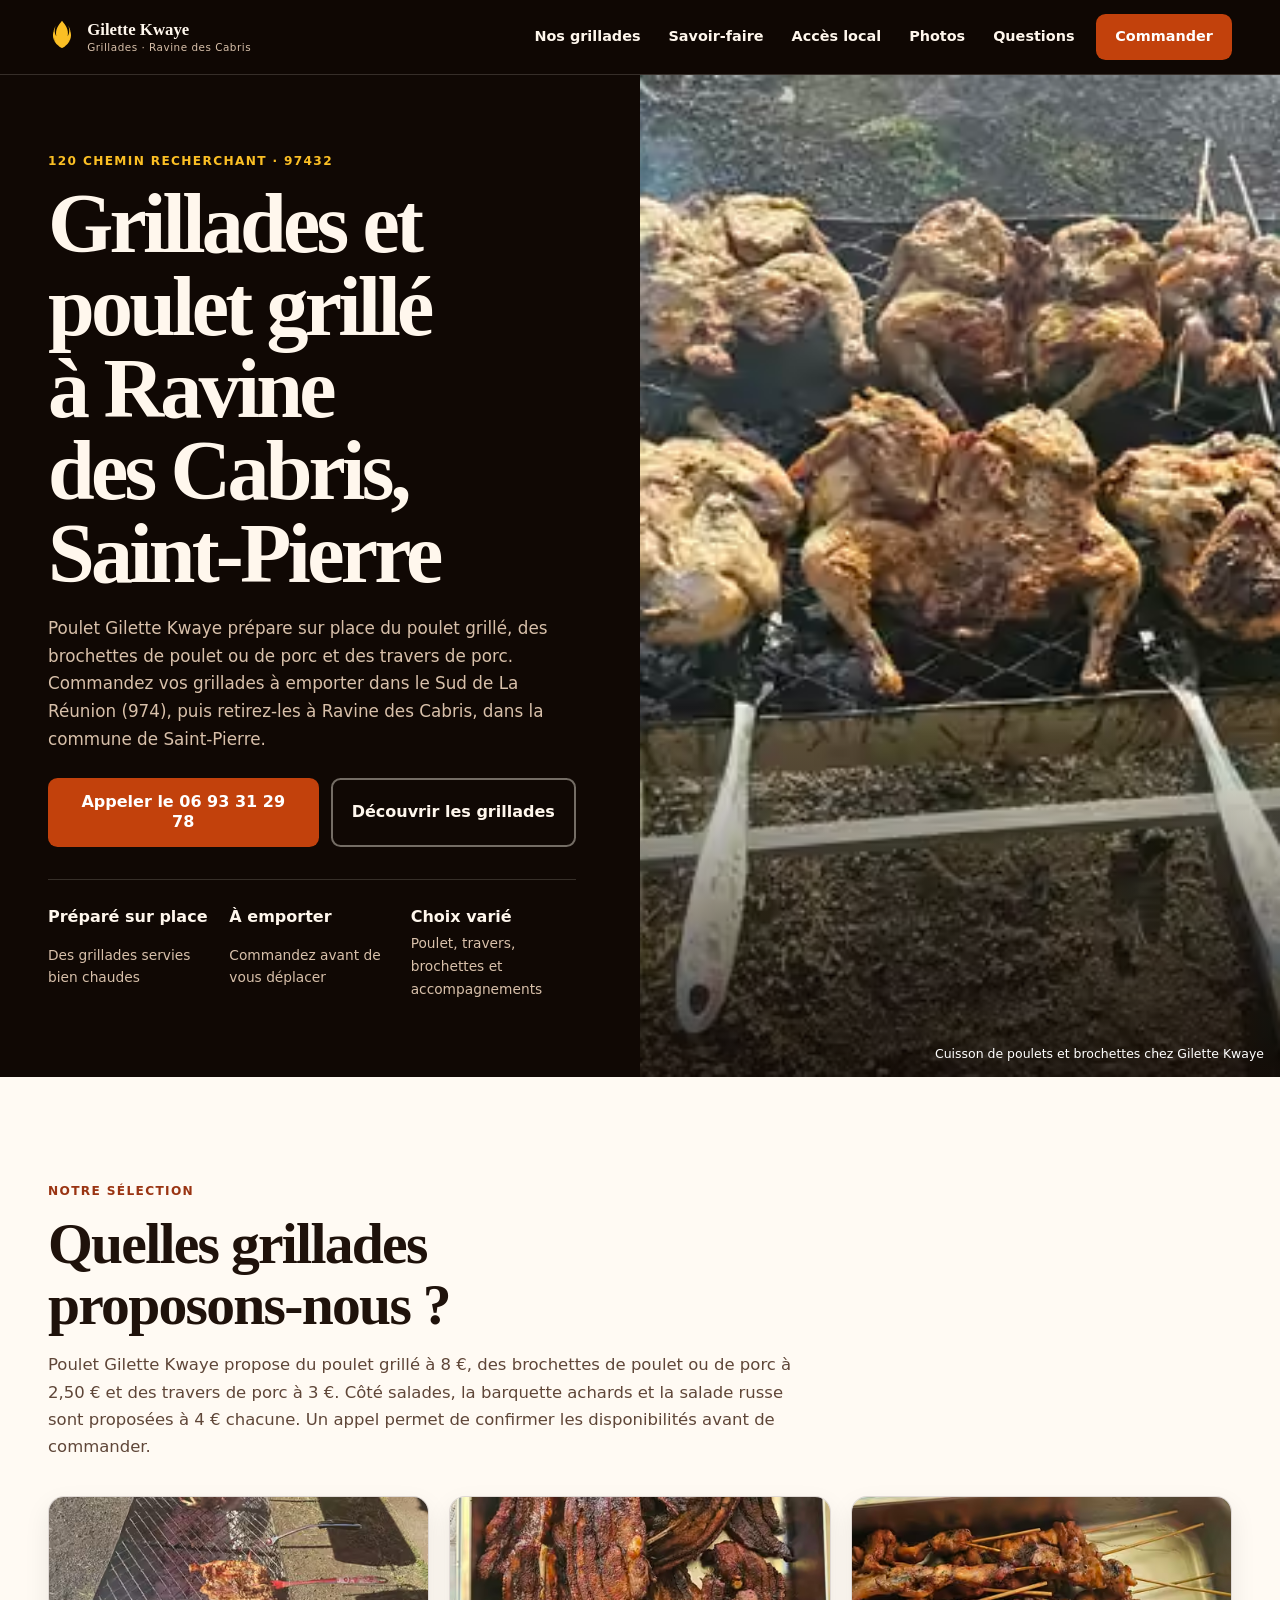
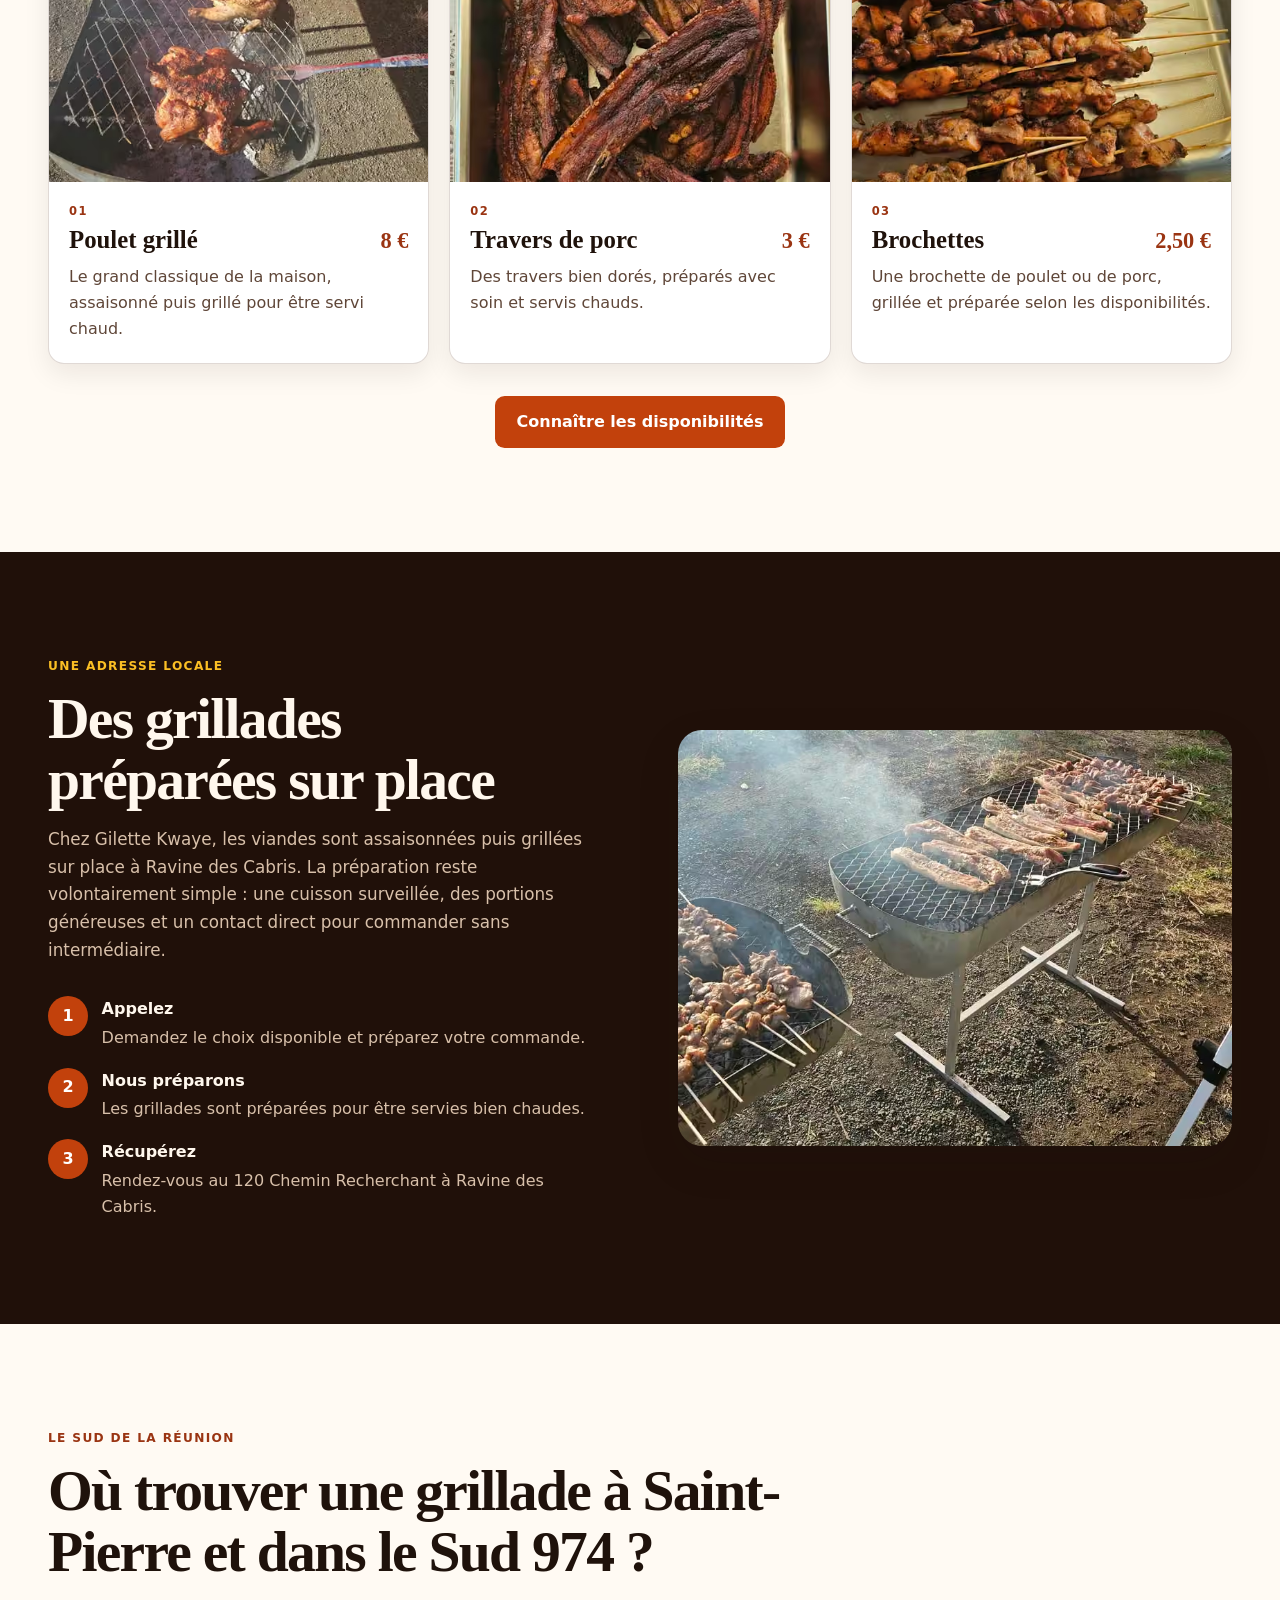
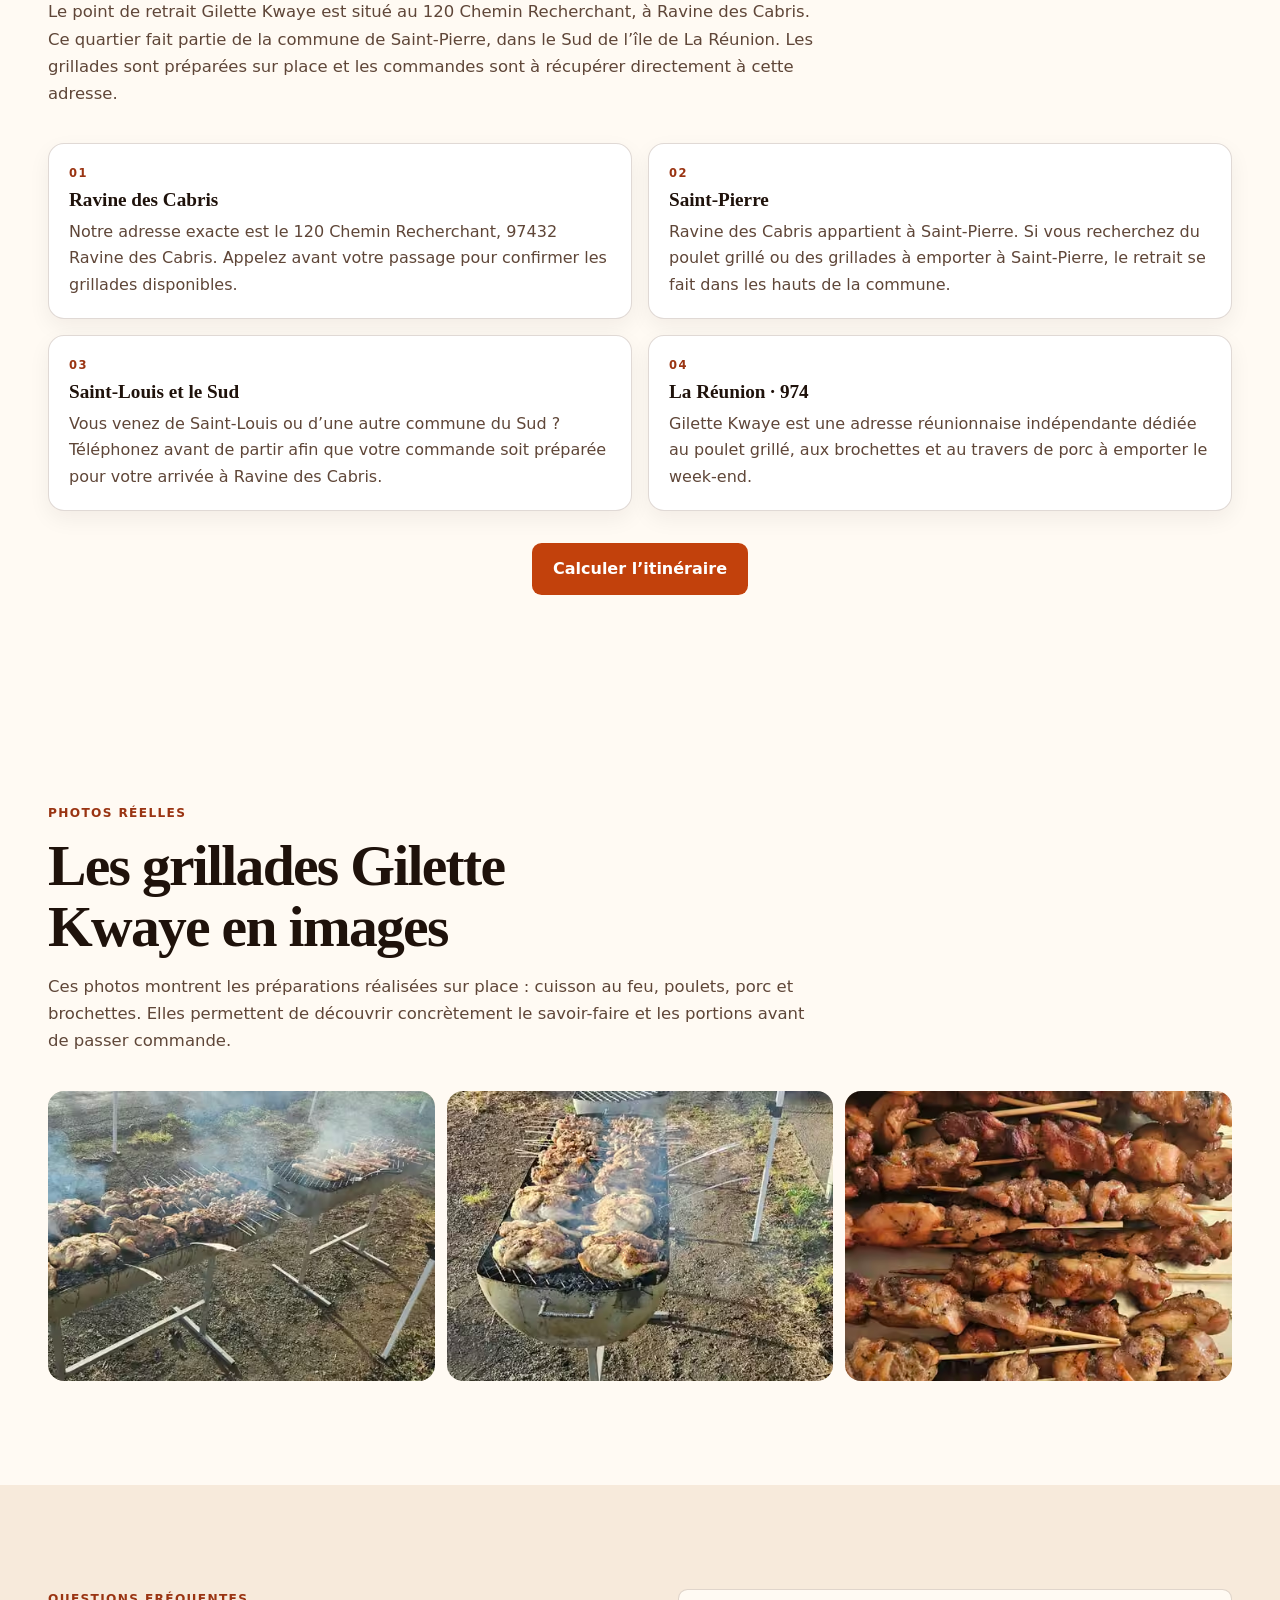
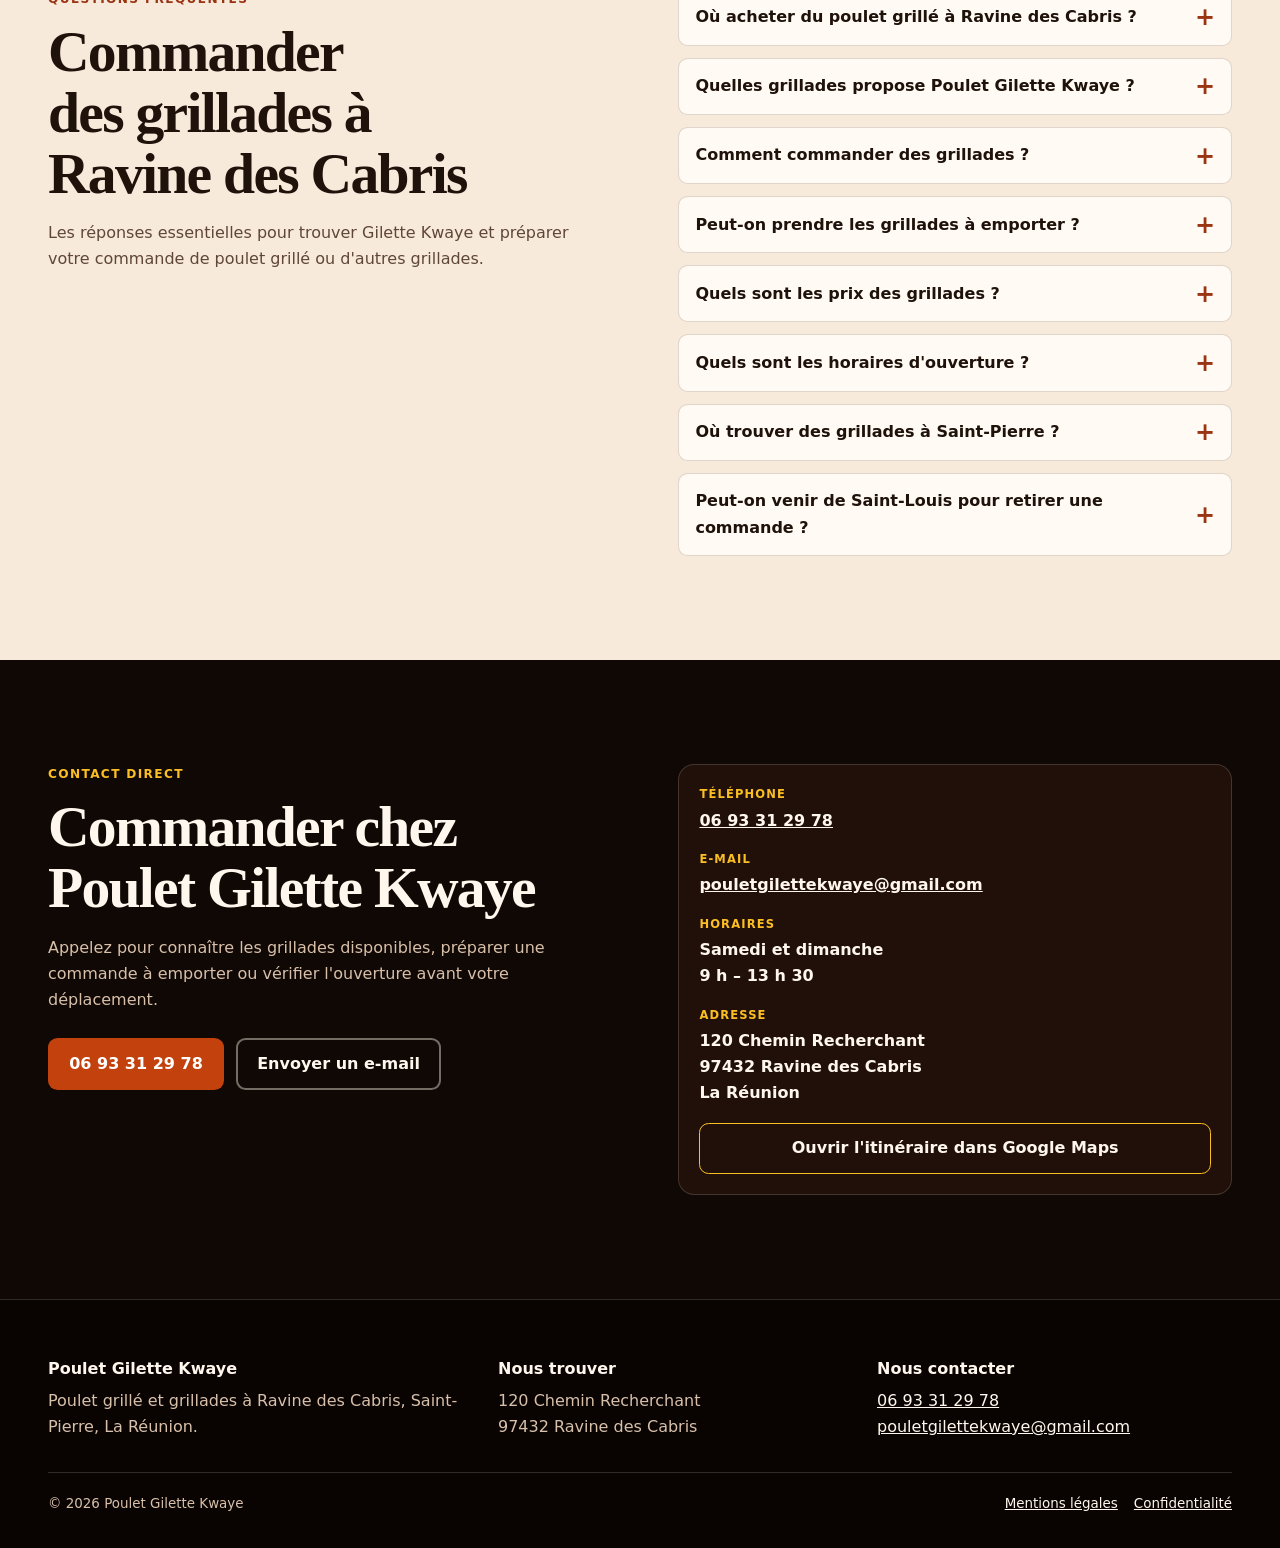
<file: index.html>
<!doctype html>
<html lang="fr-RE">
<head>
  <meta charset="utf-8">
  <meta name="viewport" content="width=device-width, initial-scale=1">

  <title>Grillades à Ravine des Cabris, Saint-Pierre | Gilette Kwaye</title>
  <meta name="description" content="Poulet grillé, brochettes et travers de porc à emporter à Ravine des Cabris, Saint-Pierre. Ouvert samedi et dimanche de 9 h à 13 h 30.">
  <meta name="robots" content="index, follow, max-image-preview:large, max-snippet:-1, max-video-preview:-1">
  <meta name="author" content="Poulet Gilette Kwaye">
  <meta name="theme-color" content="#100804">
  <meta name="geo.region" content="RE">
  <meta name="geo.placename" content="Ravine des Cabris">
  <meta name="geo.position" content="-21.289734;55.484889">
  <meta name="ICBM" content="-21.289734, 55.484889">

  <link rel="canonical" href="https://pouletgillettekwaye.re/">
  <link rel="icon" href="/favicon.svg" type="image/svg+xml">
  <link rel="manifest" href="/site.webmanifest">
  <link rel="preload" as="image" href="/images/web/grillades-ravine-des-cabris-640.avif" imagesrcset="/images/web/grillades-ravine-des-cabris-640.avif 640w, /images/web/grillades-ravine-des-cabris-960.avif 960w, /images/web/grillades-ravine-des-cabris-1280.avif 1280w" imagesizes="(min-width: 900px) 50vw, 100vw" type="image/avif" fetchpriority="high">
  <link rel="stylesheet" href="/style.css">

  <meta property="og:type" content="website">
  <meta property="og:locale" content="fr_RE">
  <meta property="og:site_name" content="Poulet Gilette Kwaye">
  <meta property="og:title" content="Grillades à Ravine des Cabris, Saint-Pierre | Gilette Kwaye">
  <meta property="og:description" content="Poulet grillé, brochettes et travers de porc à emporter dans le Sud de La Réunion. Ouvert le week-end à Ravine des Cabris.">
  <meta property="og:url" content="https://pouletgillettekwaye.re/">
  <meta property="og:image" content="https://pouletgillettekwaye.re/images/web/grillades-ravine-des-cabris-og.webp">
  <meta property="og:image:width" content="1200">
  <meta property="og:image:height" content="630">
  <meta property="og:image:alt" content="Poulets, brochettes et viandes en cuisson chez Poulet Gilette Kwaye">
  <meta name="twitter:card" content="summary_large_image">
  <meta name="twitter:title" content="Grillades à Ravine des Cabris, Saint-Pierre | Gilette Kwaye">
  <meta name="twitter:description" content="Poulet grillé, brochettes et travers de porc à emporter dans le Sud de La Réunion.">
  <meta name="twitter:image" content="https://pouletgillettekwaye.re/images/web/grillades-ravine-des-cabris-og.webp">

  <script type="application/ld+json">
  {
    "@context": "https://schema.org",
    "@graph": [
      {
        "@type": "FoodEstablishment",
        "@id": "https://pouletgillettekwaye.re/#business",
        "name": "Poulet Gilette Kwaye",
        "legalName": "POULET GILETTE KWAYE",
        "url": "https://pouletgillettekwaye.re/",
        "description": "Grillades préparées à Ravine des Cabris : poulet grillé, brochettes de poulet ou de porc et travers de porc.",
        "image": [
          "https://pouletgillettekwaye.re/images/web/grillades-ravine-des-cabris-og.webp",
          "https://pouletgillettekwaye.re/images/web/poulet-grille-800.webp",
          "https://pouletgillettekwaye.re/images/web/brochettes-grillees-800.webp"
        ],
        "telephone": "+262693312978",
        "email": "pouletgilettekwaye@gmail.com",
        "priceRange": "€",
        "menu": "https://pouletgillettekwaye.re/#grillades",
        "taxID": "941223968",
        "vatID": "FR73941223968",
        "foundingDate": "2025-03-08",
        "identifier": [
          { "@type": "PropertyValue", "propertyID": "SIREN", "value": "941223968" },
          { "@type": "PropertyValue", "propertyID": "SIRET", "value": "94122396800012" },
          { "@type": "PropertyValue", "propertyID": "APE", "value": "56.10C" }
        ],
        "servesCuisine": ["Grillades réunionnaises", "Poulet grillé", "Porc grillé", "Brochettes"],
        "address": {
          "@type": "PostalAddress",
          "streetAddress": "120 Chemin Recherchant",
          "postalCode": "97432",
          "addressLocality": "Ravine des Cabris",
          "addressRegion": "La Réunion",
          "addressCountry": "RE"
        },
        "geo": {
          "@type": "GeoCoordinates",
          "latitude": -21.289734,
          "longitude": 55.484889
        },
        "openingHoursSpecification": [
          {
            "@type": "OpeningHoursSpecification",
            "dayOfWeek": ["Saturday", "Sunday"],
            "opens": "09:00",
            "closes": "13:30"
          }
        ],
        "hasMap": "https://www.google.com/maps/search/?api=1&query=-21.289734,55.484889",
        "makesOffer": [
          { "@type": "Offer", "price": "8.00", "priceCurrency": "EUR", "itemOffered": { "@type": "MenuItem", "name": "Poulet grillé" } },
          { "@type": "Offer", "price": "2.50", "priceCurrency": "EUR", "itemOffered": { "@type": "MenuItem", "name": "Brochette de poulet ou de porc" } },
          { "@type": "Offer", "price": "3.00", "priceCurrency": "EUR", "itemOffered": { "@type": "MenuItem", "name": "Travers de porc" } },
          { "@type": "Offer", "price": "4.00", "priceCurrency": "EUR", "itemOffered": { "@type": "MenuItem", "name": "Barquette achards" } },
          { "@type": "Offer", "price": "4.00", "priceCurrency": "EUR", "itemOffered": { "@type": "MenuItem", "name": "Salade russe" } }
        ]
      },
      {
        "@type": "WebSite",
        "@id": "https://pouletgillettekwaye.re/#website",
        "url": "https://pouletgillettekwaye.re/",
        "name": "Poulet Gilette Kwaye",
        "inLanguage": "fr-RE",
        "publisher": { "@id": "https://pouletgillettekwaye.re/#business" }
      },
      {
        "@type": "WebPage",
        "@id": "https://pouletgillettekwaye.re/#webpage",
        "url": "https://pouletgillettekwaye.re/",
        "name": "Grillades à Ravine des Cabris, Saint-Pierre | Gilette Kwaye",
        "description": "Poulet grillé, brochettes et travers de porc à emporter à Ravine des Cabris, dans la commune de Saint-Pierre à La Réunion.",
        "isPartOf": { "@id": "https://pouletgillettekwaye.re/#website" },
        "about": { "@id": "https://pouletgillettekwaye.re/#business" },
        "inLanguage": "fr-RE",
        "dateModified": "2026-07-19"
      },
      {
        "@type": "FAQPage",
        "@id": "https://pouletgillettekwaye.re/#faq",
        "mainEntity": [
          {
            "@type": "Question",
            "name": "Où acheter du poulet grillé à Ravine des Cabris ?",
            "acceptedAnswer": {
              "@type": "Answer",
              "text": "Poulet Gilette Kwaye se trouve au 120 Chemin Recherchant, 97432 Ravine des Cabris, à La Réunion."
            }
          },
          {
            "@type": "Question",
            "name": "Quelles grillades propose Poulet Gilette Kwaye ?",
            "acceptedAnswer": {
              "@type": "Answer",
              "text": "La maison prépare du poulet grillé, des brochettes de poulet ou de porc et des travers de porc. Les salades proposées sont la barquette achards et la salade russe."
            }
          },
          {
            "@type": "Question",
            "name": "Comment commander des grillades ?",
            "acceptedAnswer": {
              "@type": "Answer",
              "text": "Appelez le 06 93 31 29 78 pour connaître les disponibilités et préparer votre commande."
            }
          },
          {
            "@type": "Question",
            "name": "Peut-on prendre les grillades à emporter ?",
            "acceptedAnswer": {
              "@type": "Answer",
              "text": "Oui, les grillades peuvent être commandées à emporter. Il est conseillé d'appeler avant de vous déplacer."
            }
          },
          {
            "@type": "Question",
            "name": "Quels sont les prix des grillades ?",
            "acceptedAnswer": {
              "@type": "Answer",
              "text": "Le poulet grillé coûte 8 €, la brochette de poulet ou de porc 2,50 €, le travers de porc 3 €, la barquette achards 4 € et la salade russe 4 €."
            }
          },
          {
            "@type": "Question",
            "name": "Quels sont les horaires d'ouverture ?",
            "acceptedAnswer": {
              "@type": "Answer",
              "text": "Poulet Gilette Kwaye est ouvert le samedi et le dimanche de 9 h à 13 h 30."
            }
          },
          {
            "@type": "Question",
            "name": "Où trouver des grillades à Saint-Pierre ?",
            "acceptedAnswer": {
              "@type": "Answer",
              "text": "Poulet Gilette Kwaye se trouve à Ravine des Cabris, dans la commune de Saint-Pierre, au 120 Chemin Recherchant. Les commandes sont à retirer sur place."
            }
          },
          {
            "@type": "Question",
            "name": "Peut-on venir de Saint-Louis pour retirer une commande ?",
            "acceptedAnswer": {
              "@type": "Answer",
              "text": "Oui. Depuis Saint-Louis ou une autre commune du Sud de La Réunion, appelez avant de partir puis retirez votre commande au 120 Chemin Recherchant à Ravine des Cabris."
            }
          }
        ]
      }
    ]
  }
  </script>
</head>
<body>
  <a class="skip-link" href="#contenu">Aller au contenu</a>

  <header class="site-header" id="accueil">
    <div class="nav-wrap">
      <a class="brand" href="#accueil" aria-label="Poulet Gilette Kwaye, accueil">
        <svg class="brand-mark" viewBox="0 0 32 40" aria-hidden="true">
          <path d="M16 2C12 7 8 12 9.5 19.5C7 16.5 7 9.5 10 6C5.5 11.5 5 19 8.5 25.5C6 22 6 14.5 8 11C4 16.5 5 25 12 30.5C13.5 32 15 33 16 33C17 33 18.5 32 20 30.5C27 25 28 16.5 24 11C26 14.5 26 22 23.5 25.5C27 19 26.5 11.5 22 6C25 9.5 25 16.5 22.5 19.5C24 12 20 7 16 2Z" fill="currentColor"/>
        </svg>
        <span><strong>Gilette Kwaye</strong><small>Grillades · Ravine des Cabris</small></span>
      </a>

      <button class="menu-toggle" id="menu-toggle" type="button" aria-expanded="false" aria-controls="site-nav">
        <span class="sr-only">Ouvrir le menu</span>
        <span aria-hidden="true"></span><span aria-hidden="true"></span><span aria-hidden="true"></span>
      </button>

      <nav class="site-nav" id="site-nav" aria-label="Navigation principale">
        <a href="#grillades">Nos grillades</a>
        <a href="#savoir-faire">Savoir-faire</a>
        <a href="#zone-locale">Accès local</a>
        <a href="#galerie">Photos</a>
        <a href="#faq">Questions</a>
        <a class="nav-call" href="tel:+262693312978">Commander</a>
      </nav>
    </div>
  </header>

  <main id="contenu">
    <section class="hero" aria-labelledby="hero-title">
      <div class="hero-copy">
        <p class="eyebrow">120 Chemin Recherchant · 97432</p>
        <h1 id="hero-title">Grillades et poulet grillé à Ravine des Cabris, Saint-Pierre</h1>
        <p class="hero-lead">Poulet Gilette Kwaye prépare sur place du poulet grillé, des brochettes de poulet ou de porc et des travers de porc. Commandez vos grillades à emporter dans le Sud de La Réunion (974), puis retirez-les à Ravine des Cabris, dans la commune de Saint-Pierre.</p>
        <div class="hero-actions">
          <a class="button button-primary" href="tel:+262693312978">Appeler le 06 93 31 29 78</a>
          <a class="button button-secondary" href="#grillades">Découvrir les grillades</a>
        </div>
        <ul class="quick-facts" aria-label="Nos points forts">
          <li><strong>Préparé sur place</strong><span>Des grillades servies bien chaudes</span></li>
          <li><strong>À emporter</strong><span>Commandez avant de vous déplacer</span></li>
          <li><strong>Choix varié</strong><span>Poulet, travers, brochettes et accompagnements</span></li>
        </ul>
      </div>

      <div class="hero-media">
        <picture>
          <source type="image/avif" srcset="/images/web/grillades-ravine-des-cabris-640.avif 640w, /images/web/grillades-ravine-des-cabris-960.avif 960w, /images/web/grillades-ravine-des-cabris-1280.avif 1280w" sizes="(min-width: 900px) 50vw, 100vw">
          <source type="image/webp" srcset="/images/web/grillades-ravine-des-cabris-640.webp 640w, /images/web/grillades-ravine-des-cabris-960.webp 960w, /images/web/grillades-ravine-des-cabris-1280.webp 1280w" sizes="(min-width: 900px) 50vw, 100vw">
          <img src="/images/web/grillades-ravine-des-cabris-960.webp" width="1280" height="720" alt="Poulets et brochettes en cuisson au feu à Ravine des Cabris" fetchpriority="high" decoding="async">
        </picture>
        <p class="photo-caption">Cuisson de poulets et brochettes chez Gilette Kwaye</p>
      </div>
    </section>

    <section class="section section-light" id="grillades" aria-labelledby="grillades-title">
      <div class="container">
        <div class="section-intro">
          <p class="eyebrow">Notre sélection</p>
          <h2 id="grillades-title">Quelles grillades proposons-nous ?</h2>
          <p>Poulet Gilette Kwaye propose du poulet grillé à 8 €, des brochettes de poulet ou de porc à 2,50 € et des travers de porc à 3 €. Côté salades, la barquette achards et la salade russe sont proposées à 4 € chacune. Un appel permet de confirmer les disponibilités avant de commander.</p>
        </div>

        <div class="food-grid">
          <article class="food-card">
            <picture>
              <source type="image/avif" srcset="/images/web/poulet-grille-480.avif 480w, /images/web/poulet-grille-800.avif 800w" sizes="(min-width: 760px) 33vw, 100vw">
              <source type="image/webp" srcset="/images/web/poulet-grille-480.webp 480w, /images/web/poulet-grille-800.webp 800w" sizes="(min-width: 760px) 33vw, 100vw">
              <img src="/images/web/poulet-grille-800.webp" width="800" height="600" alt="Poulets grillés préparés par Gilette Kwaye" loading="lazy" decoding="async">
            </picture>
            <div class="food-card-body"><p class="card-number">01</p><h3>Poulet grillé <span class="product-price">8 €</span></h3><p>Le grand classique de la maison, assaisonné puis grillé pour être servi chaud.</p></div>
          </article>

          <article class="food-card">
            <picture>
              <source type="image/avif" srcset="/images/web/porc-grille-480.avif 480w, /images/web/porc-grille-800.avif 800w" sizes="(min-width: 760px) 33vw, 100vw">
              <source type="image/webp" srcset="/images/web/porc-grille-480.webp 480w, /images/web/porc-grille-800.webp 800w" sizes="(min-width: 760px) 33vw, 100vw">
              <img src="/images/web/porc-grille-800.webp" width="800" height="600" alt="Morceaux de porc grillé prêts à servir" loading="lazy" decoding="async">
            </picture>
            <div class="food-card-body"><p class="card-number">02</p><h3>Travers de porc <span class="product-price">3 €</span></h3><p>Des travers bien dorés, préparés avec soin et servis chauds.</p></div>
          </article>

          <article class="food-card">
            <picture>
              <source type="image/avif" srcset="/images/web/brochettes-grillees-480.avif 480w, /images/web/brochettes-grillees-800.avif 800w" sizes="(min-width: 760px) 33vw, 100vw">
              <source type="image/webp" srcset="/images/web/brochettes-grillees-480.webp 480w, /images/web/brochettes-grillees-800.webp 800w" sizes="(min-width: 760px) 33vw, 100vw">
              <img src="/images/web/brochettes-grillees-800.webp" width="800" height="600" alt="Brochettes grillées disposées dans un plat" loading="lazy" decoding="async">
            </picture>
            <div class="food-card-body"><p class="card-number">03</p><h3>Brochettes <span class="product-price">2,50 €</span></h3><p>Une brochette de poulet ou de porc, grillée et préparée selon les disponibilités.</p></div>
          </article>
        </div>

        <div class="center-action"><a class="button button-primary" href="tel:+262693312978">Connaître les disponibilités</a></div>
      </div>
    </section>

    <section class="section story" id="savoir-faire" aria-labelledby="story-title">
      <div class="container story-grid">
        <div>
          <p class="eyebrow">Une adresse locale</p>
          <h2 id="story-title">Des grillades préparées sur place</h2>
          <p class="answer-block">Chez Gilette Kwaye, les viandes sont assaisonnées puis grillées sur place à Ravine des Cabris. La préparation reste volontairement simple : une cuisson surveillée, des portions généreuses et un contact direct pour commander sans intermédiaire.</p>
          <ol class="steps">
            <li><span>1</span><div><strong>Appelez</strong><p>Demandez le choix disponible et préparez votre commande.</p></div></li>
            <li><span>2</span><div><strong>Nous préparons</strong><p>Les grillades sont préparées pour être servies bien chaudes.</p></div></li>
            <li><span>3</span><div><strong>Récupérez</strong><p>Rendez-vous au 120 Chemin Recherchant à Ravine des Cabris.</p></div></li>
          </ol>
        </div>
        <picture class="story-image">
          <source type="image/avif" srcset="/images/web/cuisson-grillades-480.avif 480w, /images/web/cuisson-grillades-800.avif 800w" sizes="(min-width: 820px) 48vw, 100vw">
          <source type="image/webp" srcset="/images/web/cuisson-grillades-480.webp 480w, /images/web/cuisson-grillades-800.webp 800w" sizes="(min-width: 820px) 48vw, 100vw">
          <img src="/images/web/cuisson-grillades-800.webp" width="800" height="600" alt="Cuisson de poulets et brochettes sur les grilles" loading="lazy" decoding="async">
        </picture>
      </div>
    </section>

    <section class="section section-light local-area" id="zone-locale" aria-labelledby="local-area-title">
      <div class="container">
        <div class="section-intro">
          <p class="eyebrow">Le Sud de La Réunion</p>
          <h2 id="local-area-title">Où trouver une grillade à Saint-Pierre et dans le Sud 974 ?</h2>
          <p>Le point de retrait Gilette Kwaye est situé au 120 Chemin Recherchant, à Ravine des Cabris. Ce quartier fait partie de la commune de Saint-Pierre, dans le Sud de l’île de La Réunion. Les grillades sont préparées sur place et les commandes sont à récupérer directement à cette adresse.</p>
        </div>

        <div class="area-grid">
          <article class="area-card">
            <p class="card-number">01</p>
            <h3>Ravine des Cabris</h3>
            <p>Notre adresse exacte est le 120 Chemin Recherchant, 97432 Ravine des Cabris. Appelez avant votre passage pour confirmer les grillades disponibles.</p>
          </article>
          <article class="area-card">
            <p class="card-number">02</p>
            <h3>Saint-Pierre</h3>
            <p>Ravine des Cabris appartient à Saint-Pierre. Si vous recherchez du poulet grillé ou des grillades à emporter à Saint-Pierre, le retrait se fait dans les hauts de la commune.</p>
          </article>
          <article class="area-card">
            <p class="card-number">03</p>
            <h3>Saint-Louis et le Sud</h3>
            <p>Vous venez de Saint-Louis ou d’une autre commune du Sud ? Téléphonez avant de partir afin que votre commande soit préparée pour votre arrivée à Ravine des Cabris.</p>
          </article>
          <article class="area-card">
            <p class="card-number">04</p>
            <h3>La Réunion · 974</h3>
            <p>Gilette Kwaye est une adresse réunionnaise indépendante dédiée au poulet grillé, aux brochettes et au travers de porc à emporter le week-end.</p>
          </article>
        </div>

        <div class="center-action"><a class="button button-primary" href="https://www.google.com/maps/dir/?api=1&amp;destination=-21.289734,55.484889" target="_blank" rel="noopener noreferrer">Calculer l’itinéraire</a></div>
      </div>
    </section>

    <section class="section section-light" id="galerie" aria-labelledby="gallery-title">
      <div class="container">
        <div class="section-intro">
          <p class="eyebrow">Photos réelles</p>
          <h2 id="gallery-title">Les grillades Gilette Kwaye en images</h2>
          <p>Ces photos montrent les préparations réalisées sur place : cuisson au feu, poulets, porc et brochettes. Elles permettent de découvrir concrètement le savoir-faire et les portions avant de passer commande.</p>
        </div>
        <div class="gallery-grid">
          <picture>
            <source type="image/avif" srcset="/images/web/grillades-au-feu-480.avif 480w, /images/web/grillades-au-feu-800.avif 800w" sizes="(min-width: 720px) 33vw, 100vw">
            <source type="image/webp" srcset="/images/web/grillades-au-feu-480.webp 480w, /images/web/grillades-au-feu-800.webp 800w" sizes="(min-width: 720px) 33vw, 100vw">
            <img src="/images/web/grillades-au-feu-800.webp" width="800" height="600" alt="Plusieurs grilles de viandes en cuisson" loading="lazy" decoding="async">
          </picture>
          <picture>
            <source type="image/avif" srcset="/images/web/preparation-grillades-480.avif 480w, /images/web/preparation-grillades-800.avif 800w" sizes="(min-width: 720px) 33vw, 100vw">
            <source type="image/webp" srcset="/images/web/preparation-grillades-480.webp 480w, /images/web/preparation-grillades-800.webp 800w" sizes="(min-width: 720px) 33vw, 100vw">
            <img src="/images/web/preparation-grillades-800.webp" width="800" height="600" alt="Poulets, porc et brochettes préparés sur les grilles" loading="lazy" decoding="async">
          </picture>
          <picture>
            <source type="image/avif" srcset="/images/web/assortiment-brochettes-480.avif 480w, /images/web/assortiment-brochettes-800.avif 800w" sizes="(min-width: 720px) 33vw, 100vw">
            <source type="image/webp" srcset="/images/web/assortiment-brochettes-480.webp 480w, /images/web/assortiment-brochettes-800.webp 800w" sizes="(min-width: 720px) 33vw, 100vw">
            <img src="/images/web/assortiment-brochettes-800.webp" width="800" height="600" alt="Assortiment de brochettes grillées prêtes à emporter" loading="lazy" decoding="async">
          </picture>
        </div>
      </div>
    </section>

    <section class="section faq" id="faq" aria-labelledby="faq-title">
      <div class="container faq-grid">
        <div>
          <p class="eyebrow">Questions fréquentes</p>
          <h2 id="faq-title">Commander des grillades à Ravine des Cabris</h2>
          <p>Les réponses essentielles pour trouver Gilette Kwaye et préparer votre commande de poulet grillé ou d'autres grillades.</p>
        </div>
        <div class="faq-list">
          <details>
            <summary>Où acheter du poulet grillé à Ravine des Cabris ?</summary>
            <p>Poulet Gilette Kwaye se trouve au 120 Chemin Recherchant, 97432 Ravine des Cabris, à La Réunion.</p>
          </details>
          <details>
            <summary>Quelles grillades propose Poulet Gilette Kwaye ?</summary>
            <p>La maison prépare du poulet grillé, des brochettes de poulet ou de porc et des travers de porc. Côté salades, elle propose la barquette achards et la salade russe.</p>
          </details>
          <details>
            <summary>Comment commander des grillades ?</summary>
            <p>Appelez le <a href="tel:+262693312978">06 93 31 29 78</a> pour connaître les disponibilités et préparer votre commande.</p>
          </details>
          <details>
            <summary>Peut-on prendre les grillades à emporter ?</summary>
            <p>Oui. Il est conseillé d'appeler avant de vous déplacer afin de confirmer le choix disponible.</p>
          </details>
          <details>
            <summary>Quels sont les prix des grillades ?</summary>
            <p>Le poulet grillé coûte 8 €, la brochette de poulet ou de porc 2,50 €, le travers de porc 3 €, la barquette achards 4 € et la salade russe 4 €.</p>
          </details>
          <details>
            <summary>Quels sont les horaires d'ouverture ?</summary>
            <p>Nous sommes ouverts le samedi et le dimanche de <strong>9 h à 13 h 30</strong>.</p>
          </details>
          <details>
            <summary>Où trouver des grillades à Saint-Pierre ?</summary>
            <p>Nous sommes à Ravine des Cabris, dans la commune de Saint-Pierre, au 120 Chemin Recherchant. Les commandes sont à retirer sur place.</p>
          </details>
          <details>
            <summary>Peut-on venir de Saint-Louis pour retirer une commande ?</summary>
            <p>Oui. Appelez avant de partir, puis retirez votre commande à Ravine des Cabris. Le bouton d’itinéraire vous permet de calculer le trajet depuis Saint-Louis ou une autre commune du Sud.</p>
          </details>
        </div>
      </div>
    </section>

    <section class="section contact" id="contact" aria-labelledby="contact-title">
      <div class="container contact-grid">
        <div>
          <p class="eyebrow">Contact direct</p>
          <h2 id="contact-title">Commander chez Poulet Gilette Kwaye</h2>
          <p>Appelez pour connaître les grillades disponibles, préparer une commande à emporter ou vérifier l'ouverture avant votre déplacement.</p>
          <div class="contact-actions">
            <a class="button button-primary" href="tel:+262693312978">06 93 31 29 78</a>
            <a class="button button-secondary" href="mailto:pouletgilettekwaye@gmail.com">Envoyer un e-mail</a>
          </div>
        </div>
        <address class="contact-card">
          <div><span>Téléphone</span><a href="tel:+262693312978">06 93 31 29 78</a></div>
          <div><span>E-mail</span><a href="mailto:pouletgilettekwaye@gmail.com">pouletgilettekwaye@gmail.com</a></div>
          <div><span>Horaires</span><strong>Samedi et dimanche<br>9 h – 13 h 30</strong></div>
          <div><span>Adresse</span><strong>120 Chemin Recherchant<br>97432 Ravine des Cabris<br>La Réunion</strong></div>
          <a class="map-link" href="https://www.google.com/maps/dir/?api=1&amp;destination=-21.289734,55.484889" target="_blank" rel="noopener noreferrer">Ouvrir l'itinéraire dans Google Maps</a>
        </address>
      </div>
    </section>
  </main>

  <footer class="site-footer">
    <div class="container footer-grid">
      <div><strong>Poulet Gilette Kwaye</strong><p>Poulet grillé et grillades à Ravine des Cabris, Saint-Pierre, La Réunion.</p></div>
      <div><strong>Nous trouver</strong><address>120 Chemin Recherchant<br>97432 Ravine des Cabris</address></div>
      <div><strong>Nous contacter</strong><p><a href="tel:+262693312978">06 93 31 29 78</a><br><a href="mailto:pouletgilettekwaye@gmail.com">pouletgilettekwaye@gmail.com</a></p></div>
    </div>
    <div class="container footer-bottom">
      <p>© <span id="current-year">2026</span> Poulet Gilette Kwaye</p>
      <nav aria-label="Informations légales"><a href="/mentions-legales.html">Mentions légales</a><a href="/confidentialite.html">Confidentialité</a></nav>
    </div>
  </footer>

  <script src="/script.js" defer></script>
</body>
</html>
</file>
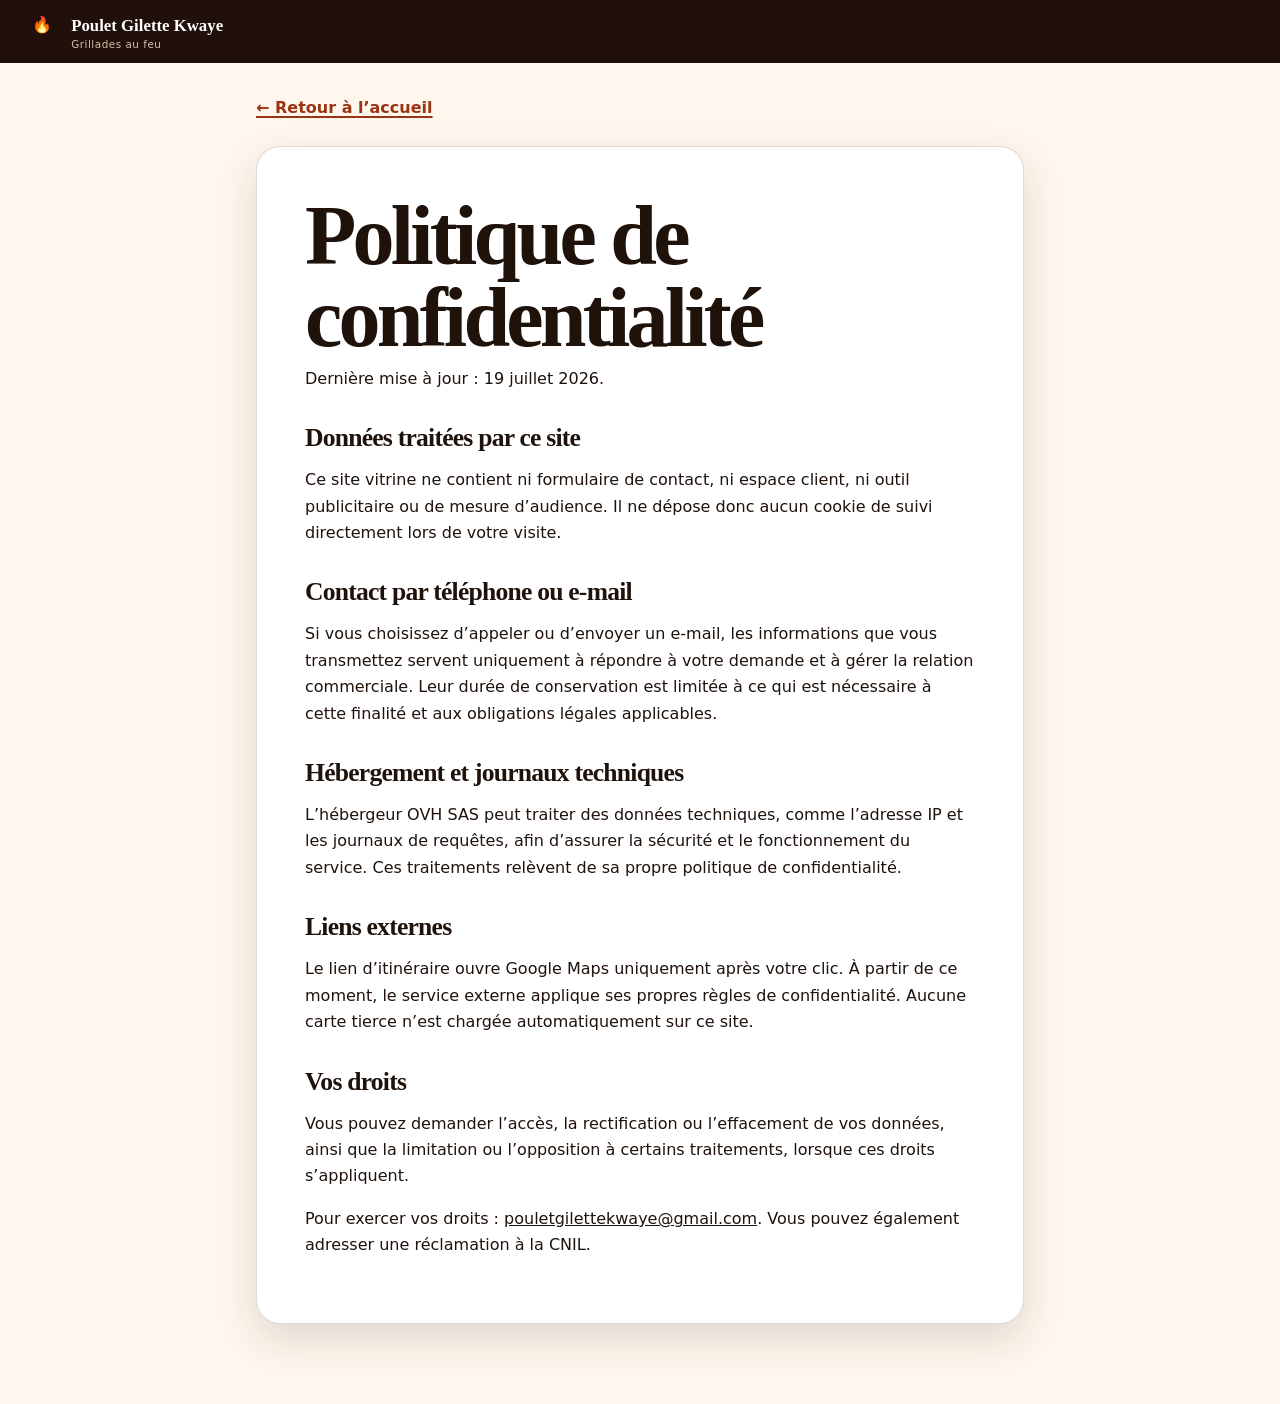
<file: confidentialite.html>
<!doctype html>
<html lang="fr-RE">
<head>
  <meta charset="utf-8">
  <meta name="viewport" content="width=device-width, initial-scale=1">
  <title>Confidentialité | Poulet Gilette Kwaye</title>
  <meta name="description" content="Politique de confidentialité du site Poulet Gilette Kwaye à la Ravine des Cabris, La Réunion.">
  <meta name="robots" content="index, follow">
  <link rel="canonical" href="https://pouletgillettekwaye.re/confidentialite.html">
  <link rel="icon" href="/favicon.svg" type="image/svg+xml">
  <link rel="stylesheet" href="/style.css">
</head>
<body class="legal-page">
  <a class="skip-link" href="#contenu">Aller au contenu</a>
  <header class="legal-header">
    <a class="brand" href="/" aria-label="Retour à l’accueil de Poulet Gilette Kwaye">
      <span class="brand-mark" aria-hidden="true">🔥</span>
      <span><strong>Poulet Gilette Kwaye</strong><small>Grillades au feu</small></span>
    </a>
  </header>
  <main id="contenu" class="legal-shell">
    <a class="legal-back" href="/">← Retour à l’accueil</a>
    <article class="legal-content">
      <h1>Politique de confidentialité</h1>
      <p>Dernière mise à jour : 19 juillet 2026.</p>

      <h2>Données traitées par ce site</h2>
      <p>Ce site vitrine ne contient ni formulaire de contact, ni espace client, ni outil publicitaire ou de mesure d’audience. Il ne dépose donc aucun cookie de suivi directement lors de votre visite.</p>

      <h2>Contact par téléphone ou e-mail</h2>
      <p>Si vous choisissez d’appeler ou d’envoyer un e-mail, les informations que vous transmettez servent uniquement à répondre à votre demande et à gérer la relation commerciale. Leur durée de conservation est limitée à ce qui est nécessaire à cette finalité et aux obligations légales applicables.</p>

      <h2>Hébergement et journaux techniques</h2>
      <p>L’hébergeur OVH SAS peut traiter des données techniques, comme l’adresse IP et les journaux de requêtes, afin d’assurer la sécurité et le fonctionnement du service. Ces traitements relèvent de sa propre politique de confidentialité.</p>

      <h2>Liens externes</h2>
      <p>Le lien d’itinéraire ouvre Google Maps uniquement après votre clic. À partir de ce moment, le service externe applique ses propres règles de confidentialité. Aucune carte tierce n’est chargée automatiquement sur ce site.</p>

      <h2>Vos droits</h2>
      <p>Vous pouvez demander l’accès, la rectification ou l’effacement de vos données, ainsi que la limitation ou l’opposition à certains traitements, lorsque ces droits s’appliquent.</p>
      <p>Pour exercer vos droits : <a href="mailto:pouletgilettekwaye@gmail.com">pouletgilettekwaye@gmail.com</a>. Vous pouvez également adresser une réclamation à la CNIL.</p>
    </article>
  </main>
</body>
</html>
</file>
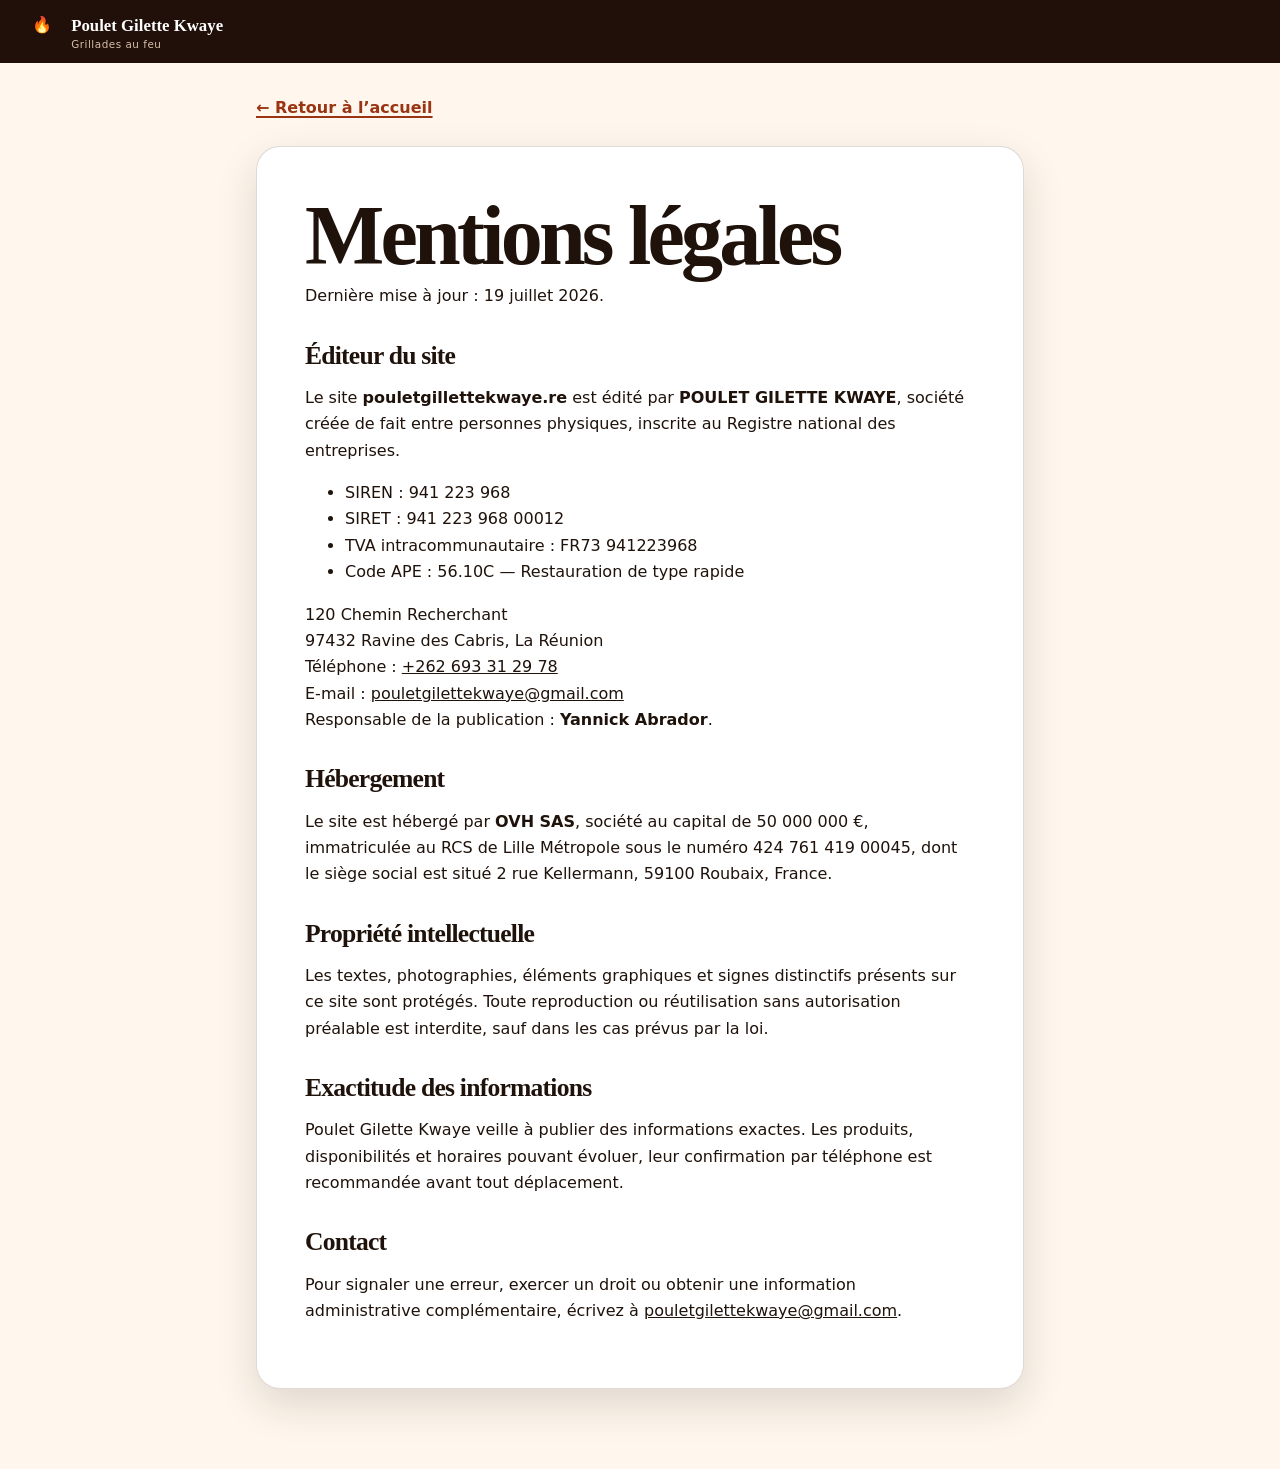
<file: mentions-legales.html>
<!doctype html>
<html lang="fr-RE">
<head>
  <meta charset="utf-8">
  <meta name="viewport" content="width=device-width, initial-scale=1">
  <title>Mentions légales | Poulet Gilette Kwaye</title>
  <meta name="description" content="Mentions légales du site Poulet Gilette Kwaye, grillades à la Ravine des Cabris, La Réunion.">
  <meta name="robots" content="index, follow">
  <link rel="canonical" href="https://pouletgillettekwaye.re/mentions-legales.html">
  <link rel="icon" href="/favicon.svg" type="image/svg+xml">
  <link rel="stylesheet" href="/style.css">
</head>
<body class="legal-page">
  <a class="skip-link" href="#contenu">Aller au contenu</a>
  <header class="legal-header">
    <a class="brand" href="/" aria-label="Retour à l’accueil de Poulet Gilette Kwaye">
      <span class="brand-mark" aria-hidden="true">🔥</span>
      <span><strong>Poulet Gilette Kwaye</strong><small>Grillades au feu</small></span>
    </a>
  </header>
  <main id="contenu" class="legal-shell">
    <a class="legal-back" href="/">← Retour à l’accueil</a>
    <article class="legal-content">
      <h1>Mentions légales</h1>
      <p>Dernière mise à jour : 19 juillet 2026.</p>

      <h2>Éditeur du site</h2>
      <p>Le site <strong>pouletgillettekwaye.re</strong> est édité par <strong>POULET GILETTE KWAYE</strong>, société créée de fait entre personnes physiques, inscrite au Registre national des entreprises.</p>
      <ul>
        <li>SIREN : 941 223 968</li>
        <li>SIRET : 941 223 968 00012</li>
        <li>TVA intracommunautaire : FR73 941223968</li>
        <li>Code APE : 56.10C — Restauration de type rapide</li>
      </ul>
      <address>
        120 Chemin Recherchant<br>
        97432 Ravine des Cabris, La Réunion<br>
        Téléphone : <a href="tel:+262693312978">+262 693 31 29 78</a><br>
        E-mail : <a href="mailto:pouletgilettekwaye@gmail.com">pouletgilettekwaye@gmail.com</a>
      </address>
      <p>Responsable de la publication : <strong>Yannick Abrador</strong>.</p>

      <h2>Hébergement</h2>
      <p>Le site est hébergé par <strong>OVH SAS</strong>, société au capital de 50 000 000 €, immatriculée au RCS de Lille Métropole sous le numéro 424 761 419 00045, dont le siège social est situé 2 rue Kellermann, 59100 Roubaix, France.</p>

      <h2>Propriété intellectuelle</h2>
      <p>Les textes, photographies, éléments graphiques et signes distinctifs présents sur ce site sont protégés. Toute reproduction ou réutilisation sans autorisation préalable est interdite, sauf dans les cas prévus par la loi.</p>

      <h2>Exactitude des informations</h2>
      <p>Poulet Gilette Kwaye veille à publier des informations exactes. Les produits, disponibilités et horaires pouvant évoluer, leur confirmation par téléphone est recommandée avant tout déplacement.</p>

      <h2>Contact</h2>
      <p>Pour signaler une erreur, exercer un droit ou obtenir une information administrative complémentaire, écrivez à <a href="mailto:pouletgilettekwaye@gmail.com">pouletgilettekwaye@gmail.com</a>.</p>
    </article>
  </main>
</body>
</html>
</file>
<file: style.css>
:root {
  --ink: #1f120b;
  --ink-soft: #5f4638;
  --paper: #fffaf3;
  --paper-alt: #f7eadb;
  --night: #100804;
  --night-soft: #201009;
  --cream: #fff7ed;
  --cream-muted: #d8c0aa;
  --fire: #c2410c;
  --fire-dark: #9a3412;
  --amber: #fbbf24;
  --line-dark: rgba(255, 247, 237, 0.16);
  --line-light: rgba(82, 45, 24, 0.18);
  --shadow: 0 16px 42px rgba(31, 18, 11, 0.14);
  --radius-sm: 0.6rem;
  --radius: 1rem;
  --radius-lg: 1.5rem;
  --container: 74rem;
}

*, *::before, *::after { box-sizing: border-box; }

html {
  scroll-behavior: smooth;
  scroll-padding-top: 5.5rem;
  -webkit-text-size-adjust: 100%;
}

body {
  margin: 0;
  background: var(--night);
  color: var(--cream);
  font-family: Inter, ui-sans-serif, system-ui, -apple-system, BlinkMacSystemFont, "Segoe UI", sans-serif;
  font-size: 1rem;
  line-height: 1.65;
  overflow-x: hidden;
}

img { display: block; width: 100%; height: auto; }
picture { display: block; }
a { color: inherit; }
button, input, textarea { font: inherit; }
button { color: inherit; }
address { font-style: normal; }
[hidden] { display: none !important; }

h1, h2, h3, p { margin-top: 0; }
h1, h2, h3 {
  font-family: Georgia, "Times New Roman", serif;
  text-wrap: balance;
}

h1 {
  margin-bottom: 1.25rem;
  font-size: clamp(2.65rem, 12vw, 5.25rem);
  line-height: 0.98;
  letter-spacing: -0.045em;
}

h2 {
  margin-bottom: 1rem;
  font-size: clamp(2rem, 8vw, 3.6rem);
  line-height: 1.06;
  letter-spacing: -0.03em;
}

h3 {
  margin-bottom: 0.55rem;
  font-size: 1.55rem;
  line-height: 1.15;
}

:focus-visible {
  outline: 3px solid var(--amber);
  outline-offset: 4px;
  border-radius: 0.3rem;
}

.skip-link {
  position: fixed;
  z-index: 1000;
  top: 0.75rem;
  left: 0.75rem;
  padding: 0.75rem 1rem;
  background: var(--cream);
  color: var(--ink);
  font-weight: 800;
  transform: translateY(-160%);
}
.skip-link:focus { transform: translateY(0); }

.sr-only {
  position: absolute;
  width: 1px;
  height: 1px;
  padding: 0;
  margin: -1px;
  overflow: hidden;
  clip: rect(0, 0, 0, 0);
  white-space: nowrap;
  border: 0;
}

.container {
  width: min(100% - 2rem, var(--container));
  margin-inline: auto;
}

.site-header {
  position: sticky;
  z-index: 100;
  top: 0;
  background: rgba(16, 8, 4, 0.96);
  border-bottom: 1px solid var(--line-dark);
  backdrop-filter: blur(12px);
}

.nav-wrap {
  position: relative;
  display: flex;
  align-items: center;
  justify-content: space-between;
  width: min(100% - 2rem, var(--container));
  min-height: 4.6rem;
  margin-inline: auto;
  gap: 1rem;
}

.brand {
  display: inline-flex;
  align-items: center;
  gap: 0.7rem;
  color: var(--cream);
  text-decoration: none;
}
.brand-mark { width: 1.75rem; height: 2.2rem; color: var(--amber); flex: 0 0 auto; }
.brand span { display: flex; flex-direction: column; line-height: 1.08; }
.brand strong { font-family: Georgia, serif; font-size: 1.05rem; }
.brand small { margin-top: 0.2rem; color: var(--cream-muted); font-size: 0.65rem; letter-spacing: 0.05em; }

.menu-toggle {
  display: grid;
  place-content: center;
  width: 3rem;
  height: 3rem;
  padding: 0;
  background: transparent;
  border: 1px solid var(--line-dark);
  border-radius: 50%;
  cursor: pointer;
  gap: 0.3rem;
}
.menu-toggle > span[aria-hidden] {
  display: block;
  width: 1.25rem;
  height: 2px;
  background: currentColor;
  border-radius: 2px;
  transition: transform 160ms ease, opacity 160ms ease;
}
.menu-toggle[aria-expanded="true"] > span[aria-hidden]:nth-of-type(2) { transform: translateY(0.43rem) rotate(45deg); }
.menu-toggle[aria-expanded="true"] > span[aria-hidden]:nth-of-type(3) { opacity: 0; }
.menu-toggle[aria-expanded="true"] > span[aria-hidden]:nth-of-type(4) { transform: translateY(-0.43rem) rotate(-45deg); }

.site-nav {
  position: absolute;
  top: calc(100% + 1px);
  left: -1rem;
  right: -1rem;
  display: none;
  gap: 0.25rem;
  padding: 1rem;
  background: var(--night-soft);
  border-bottom: 1px solid var(--line-dark);
  box-shadow: var(--shadow);
}
.site-nav.is-open { display: grid; }
.site-nav a {
  min-height: 3rem;
  display: flex;
  align-items: center;
  padding: 0.7rem 0.85rem;
  color: var(--cream);
  text-decoration: none;
  font-weight: 700;
  border-radius: var(--radius-sm);
}
.site-nav a:hover { background: rgba(255,255,255,0.08); }
.site-nav .nav-call { justify-content: center; margin-top: 0.35rem; background: var(--fire); color: white; }

.hero {
  display: grid;
  min-height: calc(100svh - 4.6rem);
  background: var(--night);
}
.hero-copy {
  order: 2;
  padding: 2.5rem max(1rem, calc((100vw - var(--container)) / 2)) 3rem;
}
.hero-media {
  order: 1;
  position: relative;
  background: var(--night-soft);
}
.hero-media img {
  aspect-ratio: 16 / 9;
  object-fit: cover;
}
.hero-media::after {
  content: "";
  position: absolute;
  inset: 0;
  pointer-events: none;
  background: linear-gradient(180deg, transparent 62%, rgba(16, 8, 4, 0.78));
}
.photo-caption {
  position: absolute;
  z-index: 1;
  right: 1rem;
  bottom: 0.8rem;
  left: 1rem;
  margin: 0;
  color: white;
  font-size: 0.78rem;
  text-align: right;
}

.eyebrow {
  margin-bottom: 0.75rem;
  color: var(--amber);
  font-size: 0.76rem;
  font-weight: 850;
  letter-spacing: 0.11em;
  text-transform: uppercase;
}
.hero-lead {
  max-width: 42rem;
  margin-bottom: 1.5rem;
  color: var(--cream-muted);
  font-size: 1.05rem;
}

.hero-actions, .contact-actions {
  display: grid;
  gap: 0.75rem;
}

.button {
  min-height: 3.25rem;
  display: inline-flex;
  align-items: center;
  justify-content: center;
  padding: 0.8rem 1.2rem;
  border: 2px solid transparent;
  border-radius: var(--radius-sm);
  text-align: center;
  text-decoration: none;
  font-weight: 800;
  line-height: 1.25;
  transition: transform 160ms ease, background 160ms ease, border-color 160ms ease;
}
.button:hover { transform: translateY(-2px); }
.button-primary { background: var(--fire); color: white; }
.button-primary:hover { background: var(--fire-dark); }
.button-secondary { border-color: rgba(255, 247, 237, 0.42); color: var(--cream); }
.button-secondary:hover { border-color: var(--amber); }
.section-light .button-secondary { border-color: var(--ink); color: var(--ink); }

.quick-facts {
  display: grid;
  gap: 1rem;
  margin: 2rem 0 0;
  padding: 1.5rem 0 0;
  list-style: none;
  border-top: 1px solid var(--line-dark);
}
.quick-facts li { display: grid; gap: 0.12rem; }
.quick-facts strong { color: var(--cream); }
.quick-facts span { color: var(--cream-muted); font-size: 0.86rem; }

.section { padding: 4.5rem 0; }
.section-light { background: var(--paper); color: var(--ink); }
.section-light .eyebrow { color: var(--fire-dark); }
.section-intro { max-width: 48rem; margin-bottom: 2.25rem; }
.section-intro > p:last-child { margin-bottom: 0; color: var(--ink-soft); font-size: 1.03rem; }

.food-grid { display: grid; gap: 1.25rem; }
.food-card {
  overflow: hidden;
  background: white;
  border: 1px solid var(--line-light);
  border-radius: var(--radius);
  box-shadow: 0 10px 26px rgba(31, 18, 11, 0.08);
}
.food-card img { aspect-ratio: 4 / 3; object-fit: cover; }
.food-card-body { padding: 1.25rem; }
.food-card-body h3 { display: flex; flex-wrap: wrap; align-items: baseline; justify-content: space-between; gap: 0.4rem 1rem; }
.product-price { color: var(--fire-dark); font-size: 0.9em; white-space: nowrap; }
.food-card-body p:last-child { margin-bottom: 0; color: var(--ink-soft); }
.card-number { margin-bottom: 0.35rem; color: var(--fire-dark); font-size: 0.72rem; font-weight: 900; letter-spacing: 0.12em; }
.center-action { display: flex; justify-content: center; margin-top: 2rem; }

.area-grid { display: grid; gap: 1rem; }
.area-card { padding: 1.25rem; background: #fff; border: 1px solid var(--line-light); border-radius: var(--radius); box-shadow: 0 8px 22px rgba(31, 18, 11, 0.06); }
.area-card h3 { margin-bottom: 0.5rem; font-size: 1.2rem; }
.area-card p:last-child { margin: 0; color: var(--ink-soft); }

.story { background: var(--night-soft); }
.story-grid { display: grid; gap: 2.5rem; align-items: center; }
.answer-block { color: var(--cream-muted); font-size: 1.05rem; }
.steps { display: grid; gap: 1rem; margin: 2rem 0 0; padding: 0; list-style: none; }
.steps li { display: grid; grid-template-columns: 2.5rem 1fr; align-items: start; gap: 0.85rem; }
.steps li > span { display: grid; place-items: center; width: 2.5rem; height: 2.5rem; border-radius: 50%; background: var(--fire); color: white; font-weight: 900; }
.steps strong { color: var(--cream); }
.steps p { margin: 0.15rem 0 0; color: var(--cream-muted); }
.story-image { overflow: hidden; border-radius: var(--radius-lg); box-shadow: var(--shadow); }
.story-image img { aspect-ratio: 4 / 3; object-fit: cover; }

.gallery-grid { display: grid; gap: 0.75rem; }
.gallery-grid picture { overflow: hidden; border-radius: var(--radius); background: var(--paper-alt); }
.gallery-grid img { aspect-ratio: 4 / 3; object-fit: cover; transition: transform 240ms ease; }
.gallery-grid picture:hover img { transform: scale(1.025); }

.faq { background: var(--paper-alt); color: var(--ink); }
.faq .eyebrow { color: var(--fire-dark); }
.faq-grid { display: grid; gap: 2rem; }
.faq-grid > div:first-child > p:last-child { color: var(--ink-soft); }
.faq-list { display: grid; gap: 0.75rem; }
.faq-list details { background: var(--paper); border: 1px solid var(--line-light); border-radius: var(--radius-sm); }
.faq-list summary { min-height: 3.25rem; display: flex; align-items: center; justify-content: space-between; gap: 1rem; padding: 0.9rem 1rem; font-weight: 800; cursor: pointer; list-style: none; }
.faq-list summary::-webkit-details-marker { display: none; }
.faq-list summary::after { content: "+"; color: var(--fire-dark); font-size: 1.5rem; line-height: 1; }
.faq-list details[open] summary::after { content: "−"; }
.faq-list details p { margin: 0; padding: 0 1rem 1rem; color: var(--ink-soft); }
.faq-list a { color: var(--fire-dark); font-weight: 800; }

.contact { background: var(--night); }
.contact-grid { display: grid; gap: 2rem; align-items: start; }
.contact-grid > div > p:last-of-type { color: var(--cream-muted); }
.contact-actions { margin-top: 1.5rem; }
.contact-card { display: grid; gap: 1rem; padding: 1.25rem; background: var(--night-soft); border: 1px solid var(--line-dark); border-radius: var(--radius); }
.contact-card div { display: grid; gap: 0.2rem; overflow-wrap: anywhere; }
.contact-card span { color: var(--amber); font-size: 0.72rem; font-weight: 850; letter-spacing: 0.1em; text-transform: uppercase; }
.contact-card a:not(.map-link) { color: var(--cream); font-weight: 800; }
.map-link { min-height: 3rem; display: flex; align-items: center; justify-content: center; padding: 0.7rem 1rem; border: 1px solid var(--amber); border-radius: var(--radius-sm); color: var(--cream); text-align: center; text-decoration: none; font-weight: 800; }

.site-footer { padding: 3.5rem 0 2rem; background: #090402; border-top: 1px solid var(--line-dark); color: var(--cream-muted); }
.footer-grid { display: grid; gap: 1.5rem; }
.footer-grid strong { color: var(--cream); }
.footer-grid p, .footer-grid address { margin: 0.35rem 0 0; }
.footer-grid a { color: var(--cream); }
.footer-bottom { display: flex; flex-direction: column; gap: 0.6rem; margin-top: 2rem; padding-top: 1.25rem; border-top: 1px solid var(--line-dark); font-size: 0.84rem; }
.footer-bottom p { margin: 0; }
.footer-bottom nav { display: flex; flex-wrap: wrap; gap: 1rem; }
.footer-bottom a { color: var(--cream); }

@media (min-width: 560px) {
  .hero-actions, .contact-actions { grid-template-columns: repeat(2, minmax(0, max-content)); }
  .quick-facts { grid-template-columns: repeat(3, minmax(0, 1fr)); }
  .footer-grid { grid-template-columns: repeat(2, minmax(0, 1fr)); }
}

@media (min-width: 720px) {
  .food-grid, .gallery-grid { grid-template-columns: repeat(3, minmax(0, 1fr)); }
  .area-grid { grid-template-columns: repeat(2, minmax(0, 1fr)); }
  .footer-grid { grid-template-columns: 1.2fr 1fr 1fr; }
  .footer-bottom { flex-direction: row; align-items: center; justify-content: space-between; }
}

@media (min-width: 820px) {
  .story-grid, .faq-grid, .contact-grid { grid-template-columns: repeat(2, minmax(0, 1fr)); gap: clamp(2.5rem, 6vw, 5rem); }
}

@media (min-width: 900px) {
  .menu-toggle { display: none; }
  .site-nav {
    position: static;
    display: flex;
    align-items: center;
    justify-content: flex-end;
    padding: 0;
    background: transparent;
    border: 0;
    box-shadow: none;
  }
  .site-nav a { min-height: 2.75rem; padding-inline: 0.75rem; font-size: 0.9rem; }
  .site-nav .nav-call { margin: 0 0 0 0.35rem; padding-inline: 1.2rem; }

  .hero { grid-template-columns: minmax(0, 1fr) minmax(0, 1fr); }
  .hero-copy { order: 1; display: flex; flex-direction: column; justify-content: center; padding: clamp(3rem, 6vw, 6rem) clamp(2rem, 5vw, 5rem) clamp(3rem, 6vw, 6rem) max(2rem, calc((100vw - var(--container)) / 2)); }
  .hero-media { order: 2; min-height: 100%; }
  .hero-media picture, .hero-media img { height: 100%; }
  .hero-media img { aspect-ratio: auto; }
  .section { padding: 6.5rem 0; }
}

@media (prefers-reduced-motion: reduce) {
  html { scroll-behavior: auto; }
  *, *::before, *::after { scroll-behavior: auto !important; transition-duration: 0.01ms !important; animation-duration: 0.01ms !important; }
}

/* Pages informatives */
.legal-page {
  min-height: 100vh;
  background: var(--cream);
  color: var(--ink);
}

.legal-header {
  padding: 0.75rem clamp(1rem, 4vw, 2rem);
  background: var(--night-soft);
}

.legal-header .brand {
  width: min(100%, var(--container));
  margin-inline: auto;
  color: #fff;
}

.legal-shell {
  width: min(calc(100% - 2rem), 48rem);
  margin-inline: auto;
  padding-block: 2rem 5rem;
}

.legal-back {
  display: inline-flex;
  margin-bottom: 1.5rem;
  color: var(--fire-dark);
  font-weight: 800;
  text-decoration-thickness: 2px;
  text-underline-offset: 0.2em;
}

.legal-content {
  padding: clamp(1.25rem, 4vw, 3rem);
  border: 1px solid var(--line-light);
  border-radius: var(--radius-lg);
  background: #fff;
  box-shadow: var(--shadow);
}

.legal-content h1 {
  margin-bottom: 0.4rem;
}

.legal-content h2 {
  margin-top: 2rem;
  font-size: clamp(1.25rem, 5vw, 1.6rem);
}

.legal-content p,
.legal-content address {
  max-width: 68ch;
}

.legal-content address {
  font-style: normal;
}

.error-page {
  display: grid;
  align-content: center;
  justify-items: start;
  min-height: 100vh;
}

.error-page h1 {
  margin-top: 0;
}
</file>
